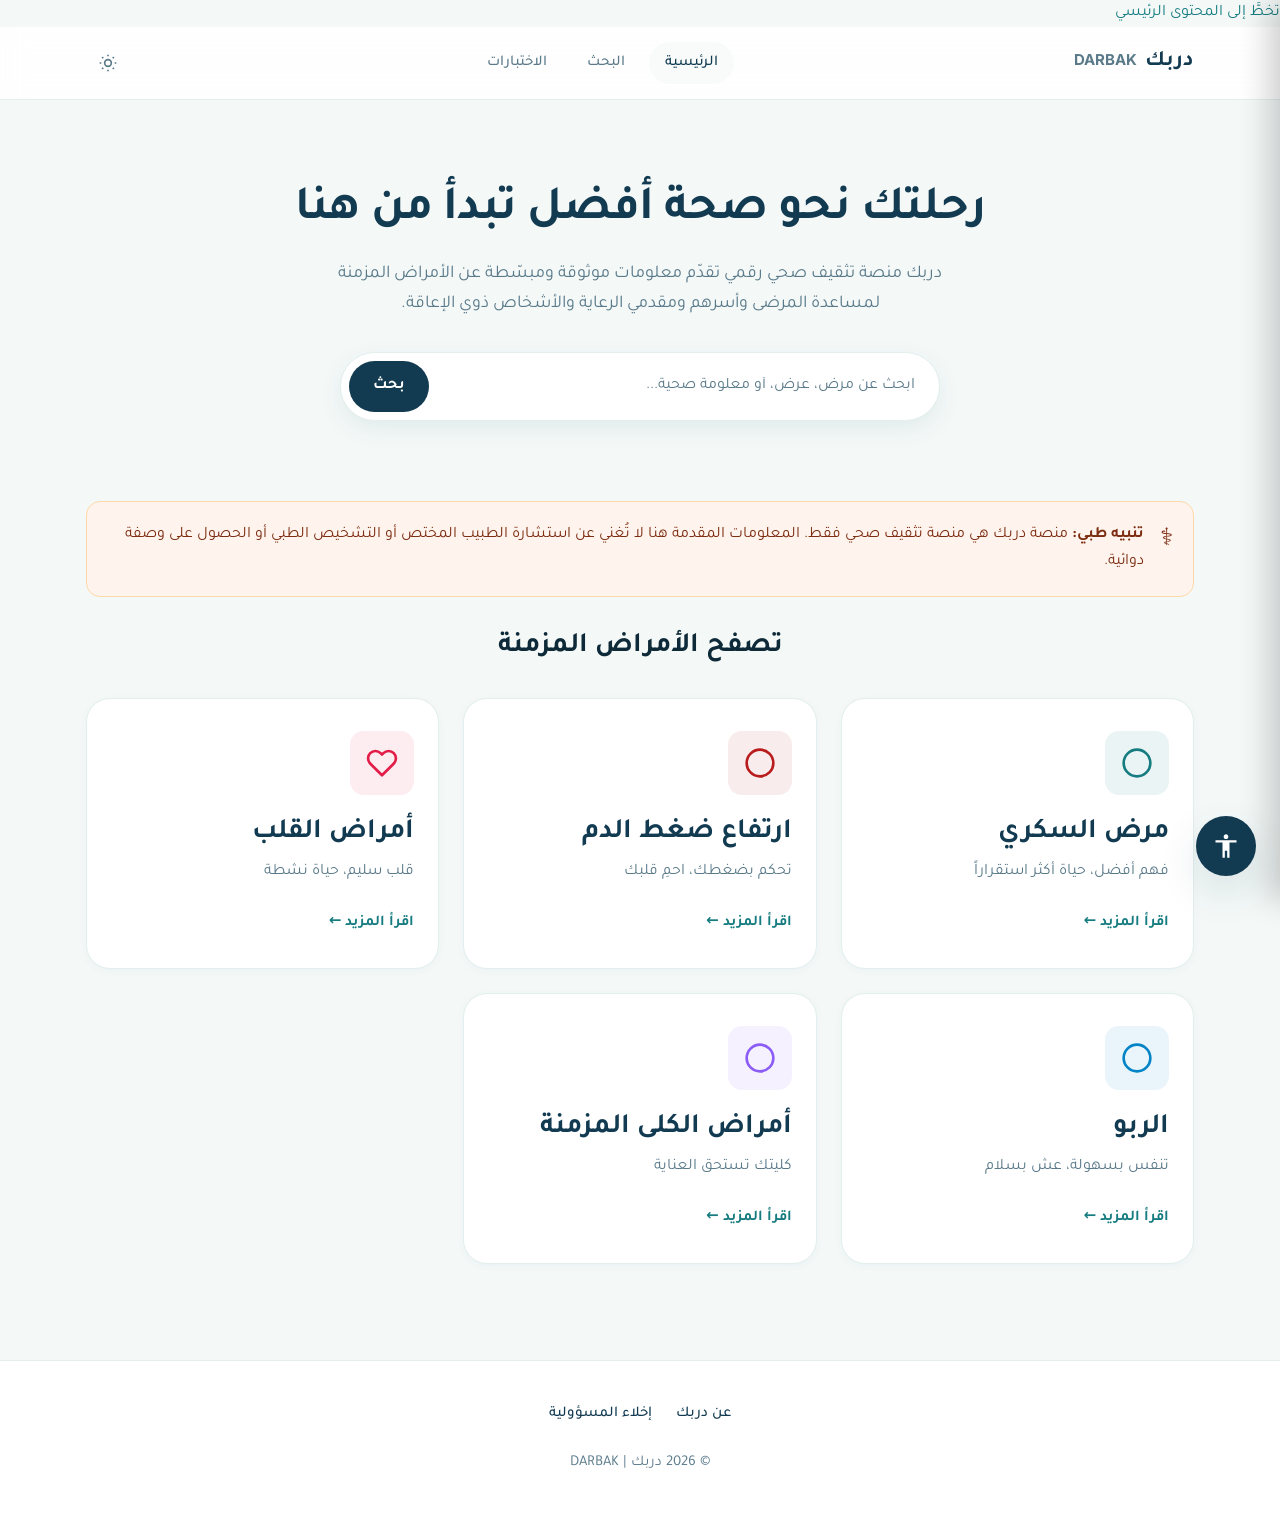
<file: index.html>
<!DOCTYPE html>
<html lang="ar" dir="rtl" data-theme="light">
<head>
  <meta charset="UTF-8">
  <meta name="viewport" content="width=device-width, initial-scale=1.0">
  <meta name="description" content="دربك — منصة تثقيف صحي رقمي موثوق لمرضى الأمراض المزمنة وأسرهم ومقدمي الرعاية والأشخاص ذوي الإعاقة.">
  <meta name="theme-color" content="#123B52">
  <title>دربك | DARBAK — رحلتك نحو صحة أفضل تبدأ من هنا</title>

  <link rel="preconnect" href="https://fonts.googleapis.com">
  <link rel="preconnect" href="https://fonts.gstatic.com" crossorigin>
  <link rel="stylesheet" href="https://fonts.googleapis.com/css2?family=Tajawal:wght@400;500;700&family=Inter:wght@400;500;600&display=swap">
  <link rel="stylesheet" href="css/styles.css">

  <script>
    (function () {
      try {
        var stored = localStorage.getItem('darbak:theme');
        var prefersDark = window.matchMedia('(prefers-color-scheme: dark)').matches;
        var theme = (stored === 'dark' || stored === 'light') ? stored : (prefersDark ? 'dark' : 'light');
        document.documentElement.setAttribute('data-theme', theme);
      } catch (e) {}
    })();
  </script>
</head>
<body>
  <a href="#main" class="skip-link">تخطَّ إلى المحتوى الرئيسي</a>

  <header class="site-header" role="banner">
    <div class="container site-header__inner">
      <a href="index.html" class="brand" aria-label="دربك — الصفحة الرئيسية">
        <span class="brand__mark" aria-hidden="true">دربك</span>
        <span class="brand__name">DARBAK</span>
      </a>
      
      <nav class="site-nav" id="site-nav" aria-label="التنقل الرئيسي">
        <ul class="site-nav__list">
          <li><a href="index.html" class="site-nav__link" aria-current="page">الرئيسية</a></li>
          <li><a href="search.html" class="site-nav__link">البحث</a></li>
          <li><a href="quiz.html" class="site-nav__link">الاختبارات</a></li>
        </ul>
      </nav>

      <div class="site-header__actions">
        <button type="button" class="icon-btn mobile-menu-btn" id="mobile-menu-btn" aria-label="فتح القائمة" aria-expanded="false">
          <svg viewBox="0 0 24 24" width="24" height="24" stroke="currentColor" stroke-width="2" fill="none" stroke-linecap="round" aria-hidden="true"><path d="M3 12h18M3 6h18M3 18h18"/></svg>
        </button>
        <button type="button" class="icon-btn theme-toggle" data-theme-toggle aria-label="تبديل الوضع الليلي" aria-pressed="false">
          <svg class="theme-toggle__sun" viewBox="0 0 24 24" width="20" height="20" fill="none" stroke="currentColor" stroke-width="2" aria-hidden="true"><circle cx="12" cy="12" r="4"/><path d="M12 2v2M12 20v2M4.93 4.93l1.41 1.41M17.66 17.66l1.41 1.41M2 12h2M20 12h2M4.93 19.07l1.41-1.41M17.66 6.34l1.41-1.41"/></svg>
          <svg class="theme-toggle__moon" viewBox="0 0 24 24" width="20" height="20" fill="none" stroke="currentColor" stroke-width="2" aria-hidden="true"><path d="M21 12.79A9 9 0 1 1 11.21 3 7 7 0 0 0 21 12.79z"/></svg>
        </button>
      </div>
    </div>
  </header>

  <main id="main" class="main" role="main">
    <div class="container">
      <section class="hero" aria-labelledby="hero-title">
        <h1 id="hero-title" class="hero__title">رحلتك نحو صحة أفضل تبدأ من هنا</h1>
        <p class="hero__text">
          دربك منصة تثقيف صحي رقمي تقدّم معلومات موثوقة ومبسّطة عن الأمراض المزمنة
          لمساعدة المرضى وأسرهم ومقدمي الرعاية والأشخاص ذوي الإعاقة.
        </p>
        <form action="search.html" method="get" class="home-search-form" role="search">
          <input type="search" name="q" class="home-search-input" placeholder="ابحث عن مرض، عرض، أو معلومة صحية..." required>
          <button type="submit" class="btn btn--primary">بحث</button>
        </form>
      </section>

      <div id="disclaimer-container"></div>

      <section aria-labelledby="diseases-title">
        <h2 id="diseases-title" style="text-align: center; margin-top: var(--space-8);">تصفح الأمراض المزمنة</h2>
        <div id="diseases-container"></div>
      </section>
    </div>
  </main>

  <footer class="site-footer" role="contentinfo">
    <div class="container">
      <div class="site-footer__links">
        <a href="about.html">عن دربك</a>
        <a href="disclaimer.html">إخلاء المسؤولية</a>
      </div>
      <p class="site-footer__copy">© <span id="year">2026</span> دربك | DARBAK</p>
    </div>
  </footer>

  <script type="module">
    import { initTheme } from './js/theme.js';
    import { initA11y } from './js/a11y.js';
    import { initHomePage } from './js/pages/home.js';
    
    initTheme();
    initA11y();
    initHomePage();
    
    const y = document.getElementById('year');
    if (y) y.textContent = new Date().getFullYear();

    const menuBtn = document.getElementById('mobile-menu-btn');
    const nav = document.getElementById('site-nav');
    if (menuBtn && nav) {
      menuBtn.addEventListener('click', () => {
        const isOpen = nav.classList.toggle('is-open');
        menuBtn.setAttribute('aria-expanded', isOpen);
      });
    }
  </script>
</body>
</html>
</file>
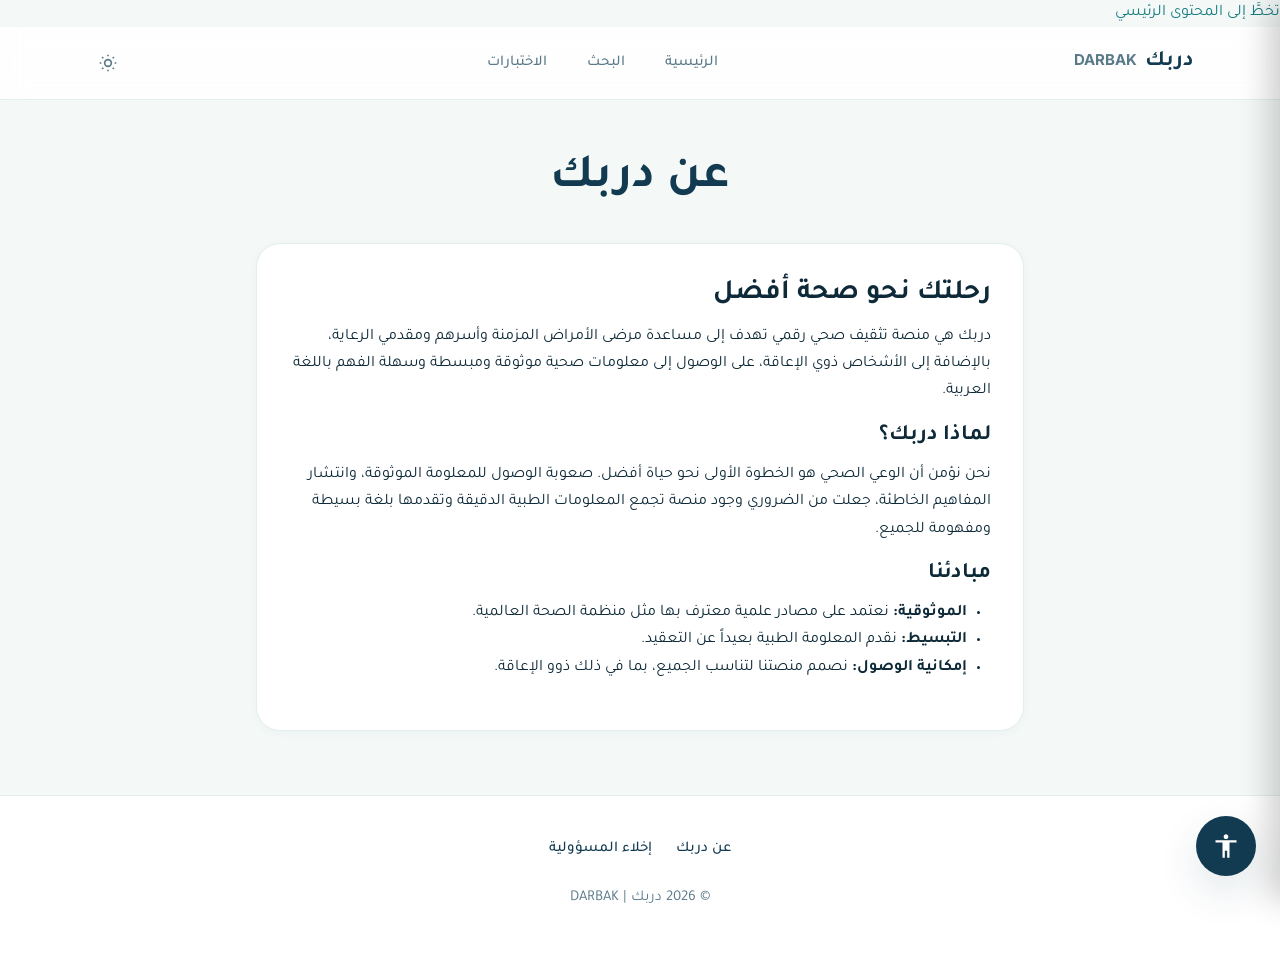
<file: about.html>
<!DOCTYPE html>
<html lang="ar" dir="rtl" data-theme="light">
<head>
  <meta charset="UTF-8">
  <meta name="viewport" content="width=device-width, initial-scale=1.0">
  <title>عن دربك | DARBAK</title>
  <link rel="preconnect" href="https://fonts.googleapis.com">
  <link rel="preconnect" href="https://fonts.gstatic.com" crossorigin>
  <link rel="stylesheet" href="https://fonts.googleapis.com/css2?family=Tajawal:wght@400;500;700&family=Inter:wght@400;500;600&display=swap">
  <link rel="stylesheet" href="css/styles.css">
  <script>
    (function () {
      try {
        var stored = localStorage.getItem('darbak:theme');
        var prefersDark = window.matchMedia('(prefers-color-scheme: dark)').matches;
        var theme = (stored === 'dark' || stored === 'light') ? stored : (prefersDark ? 'dark' : 'light');
        document.documentElement.setAttribute('data-theme', theme);
      } catch (e) {}
    })();
  </script>
</head>
<body>
  <a href="#main" class="skip-link">تخطَّ إلى المحتوى الرئيسي</a>
  <header class="site-header" role="banner">
    <div class="container site-header__inner">
      <a href="index.html" class="brand" aria-label="دربك — الصفحة الرئيسية">
        <span class="brand__mark" aria-hidden="true">دربك</span>
        <span class="brand__name">DARBAK</span>
      </a>
      <nav class="site-nav" id="site-nav" aria-label="التنقل الرئيسي">
        <ul class="site-nav__list">
          <li><a href="index.html" class="site-nav__link">الرئيسية</a></li>
          <li><a href="search.html" class="site-nav__link">البحث</a></li>
          <li><a href="quiz.html" class="site-nav__link">الاختبارات</a></li>
        </ul>
      </nav>
      <div class="site-header__actions">
        <button type="button" class="icon-btn mobile-menu-btn" id="mobile-menu-btn" aria-label="فتح القائمة" aria-expanded="false">
          <svg viewBox="0 0 24 24" width="24" height="24" stroke="currentColor" stroke-width="2" fill="none" stroke-linecap="round" aria-hidden="true"><path d="M3 12h18M3 6h18M3 18h18"/></svg>
        </button>
        <button type="button" class="icon-btn theme-toggle" data-theme-toggle aria-label="تبديل الوضع الليلي" aria-pressed="false">
          <svg class="theme-toggle__sun" viewBox="0 0 24 24" width="20" height="20" fill="none" stroke="currentColor" stroke-width="2" aria-hidden="true"><circle cx="12" cy="12" r="4"/><path d="M12 2v2M12 20v2M4.93 4.93l1.41 1.41M17.66 17.66l1.41 1.41M2 12h2M20 12h2M4.93 19.07l1.41-1.41M17.66 6.34l1.41-1.41"/></svg>
          <svg class="theme-toggle__moon" viewBox="0 0 24 24" width="20" height="20" fill="none" stroke="currentColor" stroke-width="2" aria-hidden="true"><path d="M21 12.79A9 9 0 1 1 11.21 3 7 7 0 0 0 21 12.79z"/></svg>
        </button>
      </div>
    </div>
  </header>

  <main id="main" class="main" role="main">
    <div class="container" style="max-width: 800px;">
      <h1 class="page-title">عن دربك</h1>
      <div class="disease-section">
        <h2>رحلتك نحو صحة أفضل</h2>
        <p>دربك هي منصة تثقيف صحي رقمي تهدف إلى مساعدة مرضى الأمراض المزمنة وأسرهم ومقدمي الرعاية، بالإضافة إلى الأشخاص ذوي الإعاقة، على الوصول إلى معلومات صحية موثوقة ومبسطة وسهلة الفهم باللغة العربية.</p>
        
        <h3>لماذا دربك؟</h3>
        <p>نحن نؤمن أن الوعي الصحي هو الخطوة الأولى نحو حياة أفضل. صعوبة الوصول للمعلومة الموثوقة، وانتشار المفاهيم الخاطئة، جعلت من الضروري وجود منصة تجمع المعلومات الطبية الدقيقة وتقدمها بلغة بسيطة ومفهومة للجميع.</p>
        
        <h3>مبادئنا</h3>
        <ul>
          <li><strong>الموثوقية:</strong> نعتمد على مصادر علمية معترف بها مثل منظمة الصحة العالمية.</li>
          <li><strong>التبسيط:</strong> نقدم المعلومة الطبية بعيداً عن التعقيد.</li>
          <li><strong>إمكانية الوصول:</strong> نصمم منصتنا لتناسب الجميع، بما في ذلك ذوو الإعاقة.</li>
        </ul>
      </div>
    </div>
  </main>

  <footer class="site-footer" role="contentinfo">
    <div class="container">
      <div class="site-footer__links">
        <a href="about.html">عن دربك</a>
        <a href="disclaimer.html">إخلاء المسؤولية</a>
      </div>
      <p class="site-footer__copy">© <span id="year">2026</span> دربك | DARBAK</p>
    </div>
  </footer>

  <script type="module">
    import { initTheme } from './js/theme.js';
    import { initA11y } from './js/a11y.js';
    initTheme(); initA11y();
    document.getElementById('year').textContent = new Date().getFullYear();
    
    const menuBtn = document.getElementById('mobile-menu-btn');
    const nav = document.getElementById('site-nav');
    if (menuBtn && nav) {
      menuBtn.addEventListener('click', () => {
        nav.classList.toggle('is-open');
        menuBtn.setAttribute('aria-expanded', nav.classList.contains('is-open'));
      });
    }
  </script>
</body>
</html>
</file>
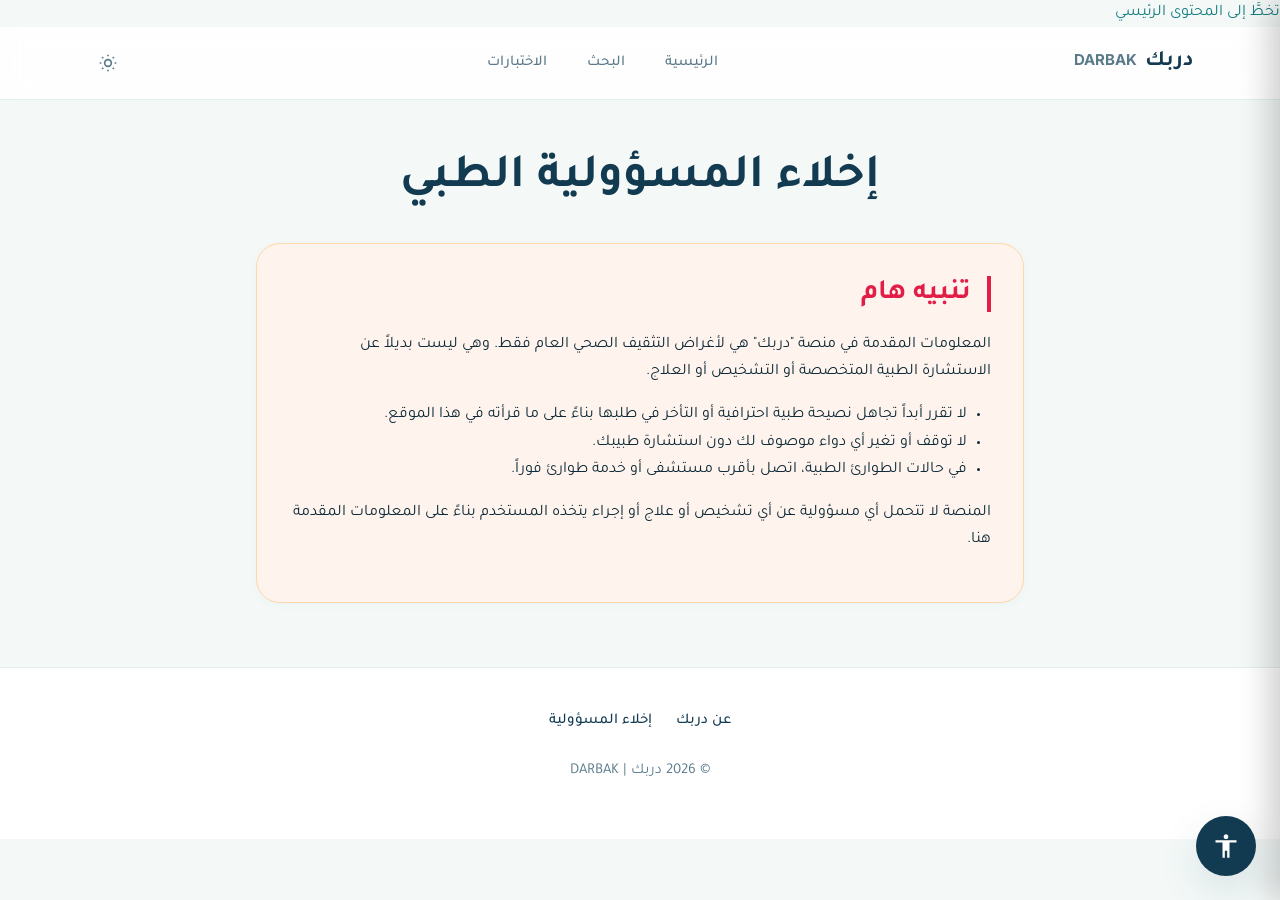
<file: disclaimer.html>
<!DOCTYPE html>
<html lang="ar" dir="rtl" data-theme="light">
<head>
  <meta charset="UTF-8">
  <meta name="viewport" content="width=device-width, initial-scale=1.0">
  <title>إخلاء المسؤولية | DARBAK</title>
  <link rel="preconnect" href="https://fonts.googleapis.com">
  <link rel="preconnect" href="https://fonts.gstatic.com" crossorigin>
  <link rel="stylesheet" href="https://fonts.googleapis.com/css2?family=Tajawal:wght@400;500;700&family=Inter:wght@400;500;600&display=swap">
  <link rel="stylesheet" href="css/styles.css">
  <script>
    (function () {
      try {
        var stored = localStorage.getItem('darbak:theme');
        var prefersDark = window.matchMedia('(prefers-color-scheme: dark)').matches;
        var theme = (stored === 'dark' || stored === 'light') ? stored : (prefersDark ? 'dark' : 'light');
        document.documentElement.setAttribute('data-theme', theme);
      } catch (e) {}
    })();
  </script>
</head>
<body>
  <a href="#main" class="skip-link">تخطَّ إلى المحتوى الرئيسي</a>
  <header class="site-header" role="banner">
    <div class="container site-header__inner">
      <a href="index.html" class="brand" aria-label="دربك — الصفحة الرئيسية">
        <span class="brand__mark" aria-hidden="true">دربك</span>
        <span class="brand__name">DARBAK</span>
      </a>
      <nav class="site-nav" id="site-nav" aria-label="التنقل الرئيسي">
        <ul class="site-nav__list">
          <li><a href="index.html" class="site-nav__link">الرئيسية</a></li>
          <li><a href="search.html" class="site-nav__link">البحث</a></li>
          <li><a href="quiz.html" class="site-nav__link">الاختبارات</a></li>
        </ul>
      </nav>
      <div class="site-header__actions">
        <button type="button" class="icon-btn mobile-menu-btn" id="mobile-menu-btn" aria-label="فتح القائمة" aria-expanded="false">
          <svg viewBox="0 0 24 24" width="24" height="24" stroke="currentColor" stroke-width="2" fill="none" stroke-linecap="round" aria-hidden="true"><path d="M3 12h18M3 6h18M3 18h18"/></svg>
        </button>
        <button type="button" class="icon-btn theme-toggle" data-theme-toggle aria-label="تبديل الوضع الليلي" aria-pressed="false">
          <svg class="theme-toggle__sun" viewBox="0 0 24 24" width="20" height="20" fill="none" stroke="currentColor" stroke-width="2" aria-hidden="true"><circle cx="12" cy="12" r="4"/><path d="M12 2v2M12 20v2M4.93 4.93l1.41 1.41M17.66 17.66l1.41 1.41M2 12h2M20 12h2M4.93 19.07l1.41-1.41M17.66 6.34l1.41-1.41"/></svg>
          <svg class="theme-toggle__moon" viewBox="0 0 24 24" width="20" height="20" fill="none" stroke="currentColor" stroke-width="2" aria-hidden="true"><path d="M21 12.79A9 9 0 1 1 11.21 3 7 7 0 0 0 21 12.79z"/></svg>
        </button>
      </div>
    </div>
  </header>

  <main id="main" class="main" role="main">
    <div class="container" style="max-width: 800px;">
      <h1 class="page-title">إخلاء المسؤولية الطبي</h1>
      <div class="disease-section disease-section--warning">
        <h2 class="disease-section__title">تنبيه هام</h2>
        <p>المعلومات المقدمة في منصة "دربك" هي لأغراض التثقيف الصحي العام فقط. وهي ليست بديلاً عن الاستشارة الطبية المتخصصة أو التشخيص أو العلاج.</p>
        <ul>
          <li>لا تقرر أبداً تجاهل نصيحة طبية احترافية أو التأخر في طلبها بناءً على ما قرأته في هذا الموقع.</li>
          <li>لا توقف أو تغير أي دواء موصوف لك دون استشارة طبيبك.</li>
          <li>في حالات الطوارئ الطبية، اتصل بأقرب مستشفى أو خدمة طوارئ فوراً.</li>
        </ul>
        <p>المنصة لا تتحمل أي مسؤولية عن أي تشخيص أو علاج أو إجراء يتخذه المستخدم بناءً على المعلومات المقدمة هنا.</p>
      </div>
    </div>
  </main>

  <footer class="site-footer" role="contentinfo">
    <div class="container">
      <div class="site-footer__links">
        <a href="about.html">عن دربك</a>
        <a href="disclaimer.html">إخلاء المسؤولية</a>
      </div>
      <p class="site-footer__copy">© <span id="year">2026</span> دربك | DARBAK</p>
    </div>
  </footer>

  <script type="module">
    import { initTheme } from './js/theme.js';
    import { initA11y } from './js/a11y.js';
    initTheme(); initA11y();
    document.getElementById('year').textContent = new Date().getFullYear();
    
    const menuBtn = document.getElementById('mobile-menu-btn');
    const nav = document.getElementById('site-nav');
    if (menuBtn && nav) {
      menuBtn.addEventListener('click', () => {
        nav.classList.toggle('is-open');
        menuBtn.setAttribute('aria-expanded', nav.classList.contains('is-open'));
      });
    }
  </script>
</body>
</html>
</file>
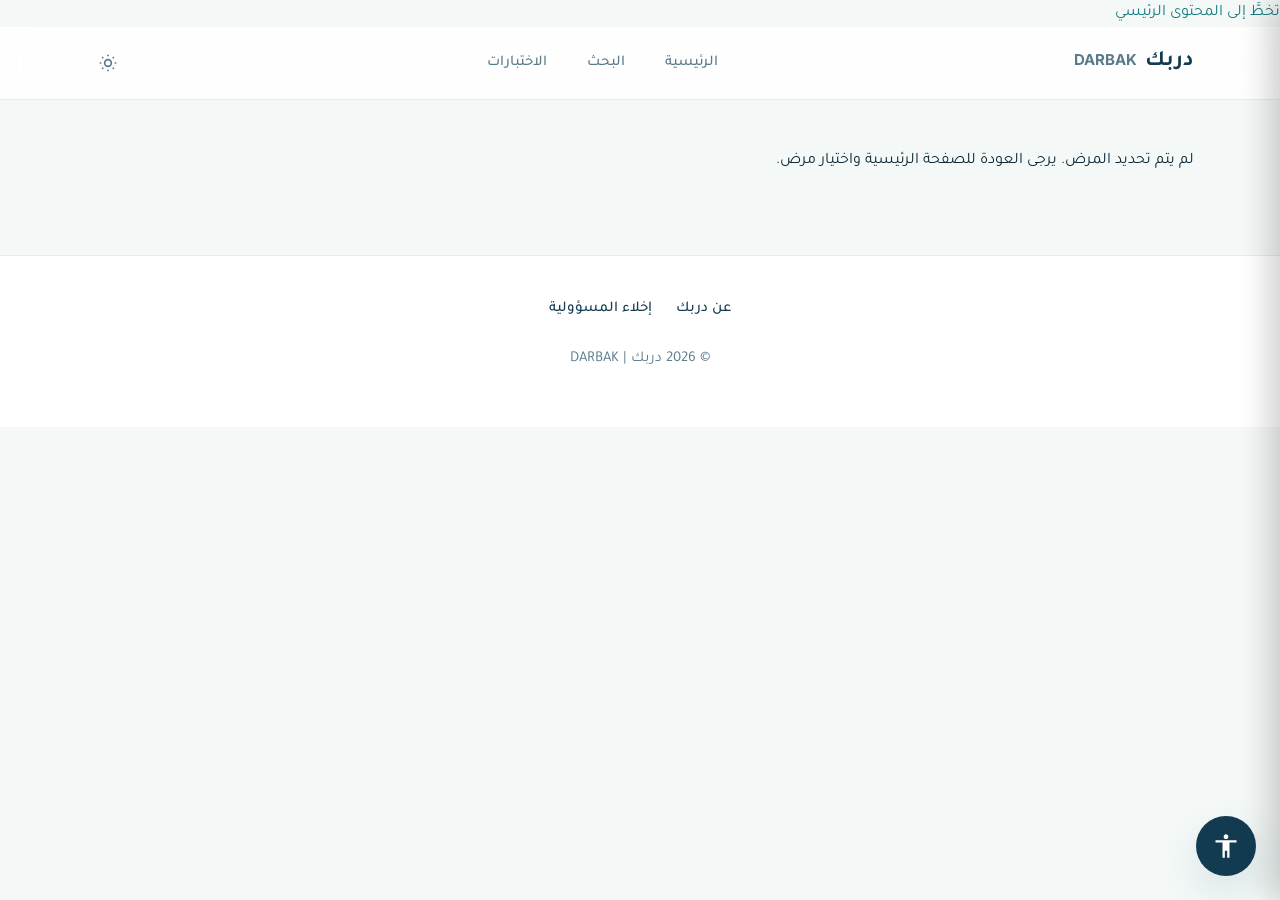
<file: disease.html>
<!DOCTYPE html>
<html lang="ar" dir="rtl" data-theme="light">
<head>
  <meta charset="UTF-8">
  <meta name="viewport" content="width=device-width, initial-scale=1.0">
  <title>معلومات المرض | دربك</title>
  
  <link rel="preconnect" href="https://fonts.googleapis.com">
  <link rel="preconnect" href="https://fonts.gstatic.com" crossorigin>
  <link rel="stylesheet" href="https://fonts.googleapis.com/css2?family=Tajawal:wght@400;500;700&family=Inter:wght@400;500;600&display=swap">
  <link rel="stylesheet" href="css/styles.css">

  <script>
    (function () {
      try {
        var stored = localStorage.getItem('darbak:theme');
        var prefersDark = window.matchMedia('(prefers-color-scheme: dark)').matches;
        var theme = (stored === 'dark' || stored === 'light') ? stored : (prefersDark ? 'dark' : 'light');
        document.documentElement.setAttribute('data-theme', theme);
      } catch (e) {}
    })();
  </script>
</head>
<body>
  <a href="#main" class="skip-link">تخطَّ إلى المحتوى الرئيسي</a>

  <header class="site-header" role="banner">
    <div class="container site-header__inner">
      <a href="index.html" class="brand" aria-label="دربك — الصفحة الرئيسية">
        <span class="brand__mark" aria-hidden="true">دربك</span>
        <span class="brand__name">DARBAK</span>
      </a>
      <nav class="site-nav" id="site-nav" aria-label="التنقل الرئيسي">
        <ul class="site-nav__list">
          <li><a href="index.html" class="site-nav__link">الرئيسية</a></li>
          <li><a href="search.html" class="site-nav__link">البحث</a></li>
          <li><a href="quiz.html" class="site-nav__link">الاختبارات</a></li>
        </ul>
      </nav>
      <div class="site-header__actions">
        <button type="button" class="icon-btn mobile-menu-btn" id="mobile-menu-btn" aria-label="فتح القائمة" aria-expanded="false">
          <svg viewBox="0 0 24 24" width="24" height="24" stroke="currentColor" stroke-width="2" fill="none" stroke-linecap="round" aria-hidden="true"><path d="M3 12h18M3 6h18M3 18h18"/></svg>
        </button>
        <button type="button" class="icon-btn theme-toggle" data-theme-toggle aria-label="تبديل الوضع الليلي" aria-pressed="false">
          <svg class="theme-toggle__sun" viewBox="0 0 24 24" width="20" height="20" fill="none" stroke="currentColor" stroke-width="2" aria-hidden="true"><circle cx="12" cy="12" r="4"/><path d="M12 2v2M12 20v2M4.93 4.93l1.41 1.41M17.66 17.66l1.41 1.41M2 12h2M20 12h2M4.93 19.07l1.41-1.41M17.66 6.34l1.41-1.41"/></svg>
          <svg class="theme-toggle__moon" viewBox="0 0 24 24" width="20" height="20" fill="none" stroke="currentColor" stroke-width="2" aria-hidden="true"><path d="M21 12.79A9 9 0 1 1 11.21 3 7 7 0 0 0 21 12.79z"/></svg>
        </button>
      </div>
    </div>
  </header>

  <main id="main" class="main" role="main">
    <div class="container">
      <div id="disease-container">
        <p class="loading-text">جاري تحميل بيانات المرض...</p>
      </div>
    </div>
  </main>

  <footer class="site-footer" role="contentinfo">
    <div class="container">
      <div class="site-footer__links">
        <a href="about.html">عن دربك</a>
        <a href="disclaimer.html">إخلاء المسؤولية</a>
      </div>
      <p class="site-footer__copy">© <span id="year">2026</span> دربك | DARBAK</p>
    </div>
  </footer>

  <script type="module">
    import { initTheme } from './js/theme.js';
    import { initA11y } from './js/a11y.js';
    import { initDiseasePage } from './js/pages/disease.js';
    
    initTheme();
    initA11y();
    initDiseasePage();
    
    const y = document.getElementById('year');
    if (y) y.textContent = new Date().getFullYear();

    const menuBtn = document.getElementById('mobile-menu-btn');
    const nav = document.getElementById('site-nav');
    if (menuBtn && nav) {
      menuBtn.addEventListener('click', () => {
        const isOpen = nav.classList.toggle('is-open');
        menuBtn.setAttribute('aria-expanded', isOpen);
      });
    }
  </script>
</body>
</html>
</file>
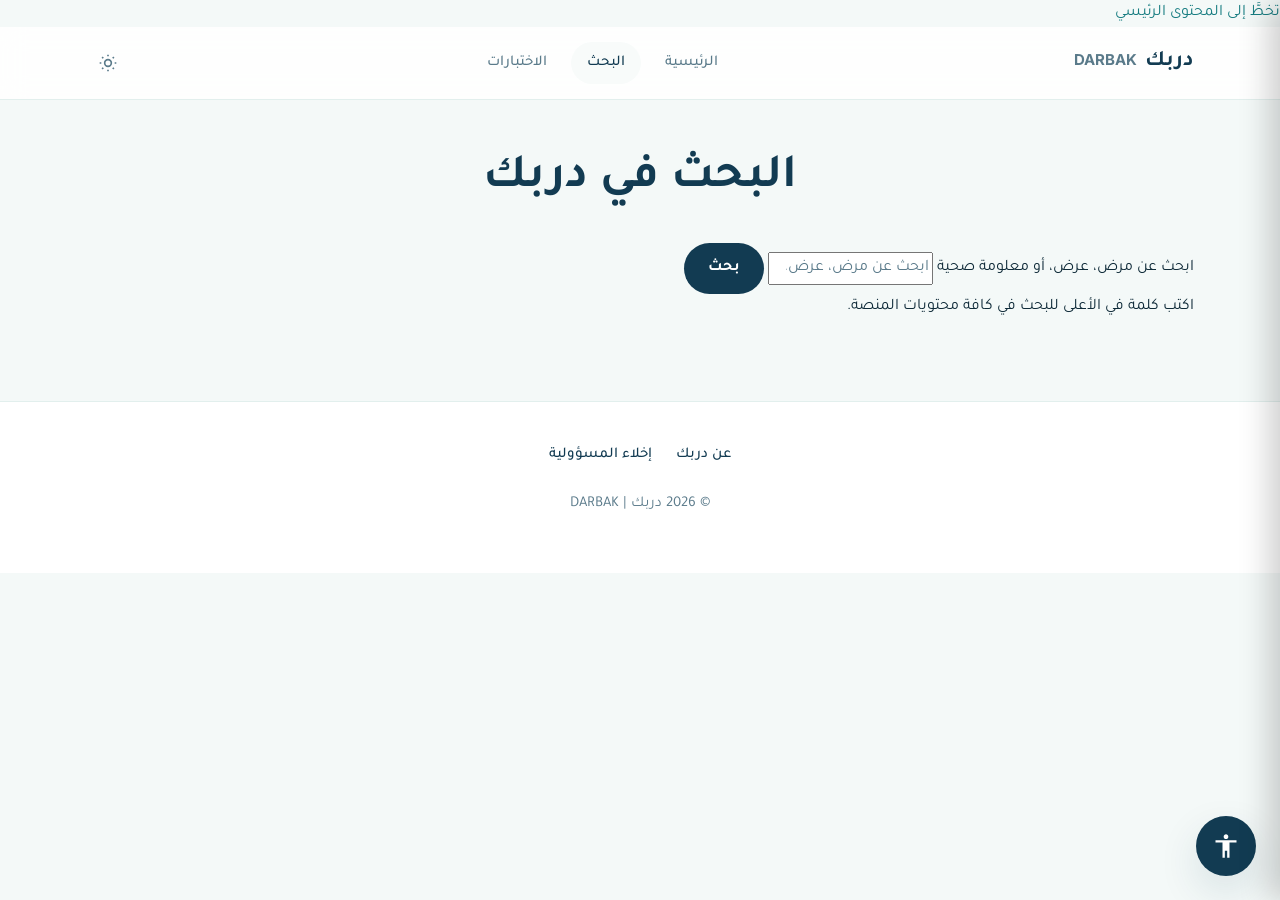
<file: search.html>
<!DOCTYPE html>
<html lang="ar" dir="rtl" data-theme="light">
<head>
  <meta charset="UTF-8">
  <meta name="viewport" content="width=device-width, initial-scale=1.0">
  <title>البحث | دربك</title>
  
  <link rel="preconnect" href="https://fonts.googleapis.com">
  <link rel="preconnect" href="https://fonts.gstatic.com" crossorigin>
  <link rel="stylesheet" href="https://fonts.googleapis.com/css2?family=Tajawal:wght@400;500;700&family=Inter:wght@400;500;600&display=swap">
  <link rel="stylesheet" href="css/styles.css">

  <script>
    (function () {
      try {
        var stored = localStorage.getItem('darbak:theme');
        var prefersDark = window.matchMedia('(prefers-color-scheme: dark)').matches;
        var theme = (stored === 'dark' || stored === 'light') ? stored : (prefersDark ? 'dark' : 'light');
        document.documentElement.setAttribute('data-theme', theme);
      } catch (e) {}
    })();
  </script>
</head>
<body>
  <a href="#main" class="skip-link">تخطَّ إلى المحتوى الرئيسي</a>

  <header class="site-header" role="banner">
    <div class="container site-header__inner">
      <a href="index.html" class="brand" aria-label="دربك — الصفحة الرئيسية">
        <span class="brand__mark" aria-hidden="true">دربك</span>
        <span class="brand__name">DARBAK</span>
      </a>
      <nav class="site-nav" id="site-nav" aria-label="التنقل الرئيسي">
        <ul class="site-nav__list">
          <li><a href="index.html" class="site-nav__link">الرئيسية</a></li>
          <li><a href="search.html" class="site-nav__link" aria-current="page">البحث</a></li>
          <li><a href="quiz.html" class="site-nav__link">الاختبارات</a></li>
        </ul>
      </nav>
      <div class="site-header__actions">
        <button type="button" class="icon-btn mobile-menu-btn" id="mobile-menu-btn" aria-label="فتح القائمة" aria-expanded="false">
          <svg viewBox="0 0 24 24" width="24" height="24" stroke="currentColor" stroke-width="2" fill="none" stroke-linecap="round" aria-hidden="true"><path d="M3 12h18M3 6h18M3 18h18"/></svg>
        </button>
        <button type="button" class="icon-btn theme-toggle" data-theme-toggle aria-label="تبديل الوضع الليلي" aria-pressed="false">
          <svg class="theme-toggle__sun" viewBox="0 0 24 24" width="20" height="20" fill="none" stroke="currentColor" stroke-width="2" aria-hidden="true"><circle cx="12" cy="12" r="4"/><path d="M12 2v2M12 20v2M4.93 4.93l1.41 1.41M17.66 17.66l1.41 1.41M2 12h2M20 12h2M4.93 19.07l1.41-1.41M17.66 6.34l1.41-1.41"/></svg>
          <svg class="theme-toggle__moon" viewBox="0 0 24 24" width="20" height="20" fill="none" stroke="currentColor" stroke-width="2" aria-hidden="true"><path d="M21 12.79A9 9 0 1 1 11.21 3 7 7 0 0 0 21 12.79z"/></svg>
        </button>
      </div>
    </div>
  </header>

  <main id="main" class="main" role="main">
    <div class="container">
      <h1 class="page-title">البحث في دربك</h1>
      
      <form id="search-form" class="search-form" role="search">
        <label for="search-input" class="sr-only">ابحث عن مرض، عرض، أو معلومة صحية</label>
        <input type="search" id="search-input" class="search-input" placeholder="ابحث عن مرض، عرض، أو معلومة صحية..." autocomplete="off" required>
        <button type="submit" class="btn btn--primary">بحث</button>
      </form>

      <div id="search-results" aria-live="polite">
        <p class="search-hint">اكتب كلمة في الأعلى للبحث في كافة محتويات المنصة.</p>
      </div>
    </div>
  </main>

  <footer class="site-footer" role="contentinfo">
    <div class="container">
      <div class="site-footer__links">
        <a href="about.html">عن دربك</a>
        <a href="disclaimer.html">إخلاء المسؤولية</a>
      </div>
      <p class="site-footer__copy">© <span id="year">2026</span> دربك | DARBAK</p>
    </div>
  </footer>

  <script type="module">
    import { initTheme } from './js/theme.js';
    import { initA11y } from './js/a11y.js';
    import { initSearchPage } from './js/pages/search.js';
    
    initTheme();
    initA11y();
    initSearchPage();
    
    const y = document.getElementById('year');
    if (y) y.textContent = new Date().getFullYear();

    const menuBtn = document.getElementById('mobile-menu-btn');
    const nav = document.getElementById('site-nav');
    if (menuBtn && nav) {
      menuBtn.addEventListener('click', () => {
        const isOpen = nav.classList.toggle('is-open');
        menuBtn.setAttribute('aria-expanded', isOpen);
      });
    }
  </script>
</body>
</html>
</file>
<file: css/styles.css>
/* ==========================================================================
   DARBAK — Modern Medical Redesign
   ========================================================================== */

/* 1. DESIGN TOKENS (الوان وخطوط عصرية) */
:root {
  --navy-900: #0A1B26; --navy-800: #0E2A38; --navy-500: #123B52; --navy-400: #1B5271;
  --teal-500: #167C80; --teal-400: #1FA0A6; --teal-100: #D1F2F0;
  --mist-50: #F4F9F8; --mist-100: #EAF4F3; --white: #FFFFFF;

  --color-bg: var(--mist-50); 
  --color-surface: var(--white); 
  --color-surface-2: #F8FBFA;
  --color-text: var(--navy-800); 
  --color-text-muted: #5A7A8A; 
  --color-text-invert: var(--white);
  --color-primary: var(--navy-500); 
  --color-accent: var(--teal-500); 
  --color-accent-hover: #116468;
  --color-border: #E2EFED;
  --color-focus: var(--teal-500);
  --color-danger: #E11D48;

  --font-arabic: "Tajawal", "Segoe UI", system-ui, sans-serif;
  --font-latin: "Inter", system-ui, sans-serif;
  --font-body: var(--font-arabic);

  --fs-xs: 0.8125rem; --fs-sm: 0.9375rem; --fs-base: 1rem; --fs-md: 1.125rem;
  --fs-lg: 1.375rem; --fs-xl: 1.75rem; --fs-2xl: 2.25rem; --fs-3xl: 3rem;

  --lh-tight: 1.3; --lh-base: 1.7;
  --fw-regular: 400; --fw-medium: 500; --fw-bold: 700;

  --space-1: 0.25rem; --space-2: 0.5rem; --space-3: 0.75rem; --space-4: 1rem;
  --space-5: 1.25rem; --space-6: 1.5rem; --space-8: 2rem; --space-10: 2.5rem; --space-12: 3rem; --space-16: 4rem;

  --radius-sm: 8px; --radius-md: 14px; --radius-lg: 24px; --radius-full: 9999px;

  /* ظلال ناعمة جداً وعصرية */
  --shadow-sm: 0 2px 8px rgba(18, 59, 82, 0.04); 
  --shadow-md: 0 8px 24px rgba(18, 59, 82, 0.08); 
  --shadow-lg: 0 16px 40px rgba(18, 59, 82, 0.12);
  
  --dur-fast: 150ms; --dur-base: 250ms;
  --ease-out: cubic-bezier(0.22, 1, 0.36, 1);

  --container-max: 1140px; --container-pad: var(--space-4); --header-h: 72px;
}

[data-theme="dark"] {
  --color-bg: #07131B; 
  --color-surface: #0E2A38; 
  --color-surface-2: #123B52;
  --color-text: #EAF4F3; 
  --color-text-muted: #90B0C0; 
  --color-text-invert: #07131B;
  --color-primary: var(--teal-400); 
  --color-accent: var(--teal-400); 
  --color-accent-hover: #35B5BA;
  --color-border: #1B5271;
  --shadow-sm: 0 2px 8px rgba(0,0,0,0.2); 
  --shadow-md: 0 8px 24px rgba(0,0,0,0.4); 
  --shadow-lg: 0 16px 40px rgba(0,0,0,0.6);
}

/* أحجام الخطوط والتوافق */
html[data-font-size="sm"] { font-size: 87.5%; }
html[data-font-size="md"] { font-size: 100%; }
html[data-font-size="lg"] { font-size: 112.5%; }
html[data-font-size="xl"] { font-size: 125%; }
[data-contrast="high"] { --color-text: #000; --color-text-muted: #1A1A1A; --color-border: #000; --color-bg: #FFF; --color-surface: #FFF; }
[data-theme="dark"][data-contrast="high"] { --color-text: #FFF; --color-text-muted: #E6E6E6; --color-border: #FFF; --color-bg: #000; --color-surface: #000; }
[data-motion="reduced"] { --dur-fast: 0ms; --dur-base: 0ms; }

/* 2. RESET & BASE */
*, *::before, *::after { box-sizing: border-box; }
html { -webkit-text-size-adjust: 100%; scroll-behavior: smooth; }
body { margin: 0; min-height: 100vh; font-family: var(--font-body); font-size: var(--fs-base); line-height: var(--lh-base); color: var(--color-text); background-color: var(--color-bg); -webkit-font-smoothing: antialiased; transition: background-color var(--dur-base) var(--ease-out), color var(--dur-base) var(--ease-out); }
img, svg, video { display: block; max-width: 100%; height: auto; }
button, input { font: inherit; color: inherit; }
button { cursor: pointer; background: none; border: 0; padding: 0; }
h1, h2, h3, h4, h5, h6 { margin: 0 0 var(--space-3); color: var(--color-text); font-weight: var(--fw-bold); line-height: var(--lh-tight); }
h1 { font-size: var(--fs-2xl); } h2 { font-size: var(--fs-xl); } h3 { font-size: var(--fs-lg); }
p { margin: 0 0 var(--space-4); }
a { color: var(--color-accent); text-decoration: none; transition: color var(--dur-fast); }
a:hover { color: var(--color-accent-hover); text-decoration: underline; }
ul, ol { margin: 0 0 var(--space-4); padding-inline-start: var(--space-6); }

/* 3. LAYOUT & HEADER (Glassmorphism) */
.container { width: 100%; max-width: var(--container-max); margin-inline: auto; padding-inline: var(--container-pad); }
.site-header { position: sticky; top: 0; z-index: 50; background: rgba(255, 255, 255, 0.85); backdrop-filter: blur(12px); -webkit-backdrop-filter: blur(12px); border-bottom: 1px solid var(--color-border); }
[data-theme="dark"] .site-header { background: rgba(14, 42, 56, 0.85); }
.site-header__inner { display: flex; align-items: center; justify-content: space-between; min-height: var(--header-h); }
.brand { display: inline-flex; align-items: baseline; gap: var(--space-2); color: var(--color-primary); font-weight: var(--fw-bold); text-decoration: none; font-size: var(--fs-lg); }
.brand__name { font-family: var(--font-latin); font-size: var(--fs-sm); color: var(--color-text-muted); }
.site-nav__list { display: flex; gap: var(--space-2); margin: 0; padding: 0; list-style: none; }
.site-nav__link { display: inline-block; padding: var(--space-2) var(--space-4); color: var(--color-text-muted); font-size: var(--fs-sm); font-weight: var(--fw-medium); border-radius: var(--radius-full); transition: all var(--dur-fast); }
.site-nav__link:hover, .site-nav__link[aria-current="page"] { background: var(--color-surface-2); color: var(--color-primary); text-decoration: none; }
.site-header__actions { display: flex; gap: var(--space-2); }
.icon-btn { display: inline-flex; align-items: center; justify-content: center; width: 44px; height: 44px; border-radius: 50%; color: var(--color-text-muted); transition: background-color var(--dur-fast); }
.icon-btn:hover { background: var(--color-surface-2); color: var(--color-text); }
html[data-theme="dark"] .theme-toggle__sun { display: none; } html[data-theme="light"] .theme-toggle__moon { display: none; }

/* 4. HERO & CARDS */
.main { padding-block: var(--space-12) var(--space-16); }
.hero { text-align: center; padding-block: var(--space-8) var(--space-12); }
.hero__title { color: var(--color-primary); margin-bottom: var(--space-4); font-size: var(--fs-3xl); letter-spacing: -0.02em; }
.hero__text { max-width: 65ch; margin-inline: auto; color: var(--color-text-muted); font-size: var(--fs-md); margin-bottom: var(--space-8); }

.home-search-form { display: flex; gap: var(--space-2); max-width: 600px; margin-inline: auto; background: var(--color-surface); padding: var(--space-2); border-radius: var(--radius-full); box-shadow: var(--shadow-md); border: 1px solid var(--color-border); }
.home-search-input { flex-grow: 1; padding: var(--space-2) var(--space-4); border: none; background: transparent; color: var(--color-text); outline: none; font-size: var(--fs-base); }
.btn { padding: var(--space-3) var(--space-6); border-radius: var(--radius-full); font-weight: var(--fw-bold); text-align: center; display: inline-flex; align-items: center; justify-content: center; transition: all var(--dur-fast); }
.btn--primary { background: var(--color-primary); color: var(--color-text-invert); }
.btn--primary:hover { background: var(--color-accent); text-decoration: none; transform: translateY(-1px); box-shadow: var(--shadow-md); }

.diseases-grid { display: grid; grid-template-columns: 1fr; gap: var(--space-6); margin-block: var(--space-8); }
@media (min-width: 640px) { .diseases-grid { grid-template-columns: repeat(2, 1fr); } }
@media (min-width: 1024px) { .diseases-grid { grid-template-columns: repeat(3, 1fr); } }
.disease-card { display: flex; flex-direction: column; padding: var(--space-8) var(--space-6); background: var(--color-surface); border-radius: var(--radius-lg); box-shadow: var(--shadow-sm); text-decoration: none; color: var(--color-text); border: 1px solid var(--color-border); transition: all var(--dur-base) var(--ease-out); position: relative; overflow: hidden; }
.disease-card::before { content: ''; position: absolute; top: 0; left: 0; right: 0; height: 4px; background: var(--color-accent); opacity: 0; transition: opacity var(--dur-base); }
.disease-card:hover { transform: translateY(-6px); box-shadow: var(--shadow-lg); border-color: transparent; text-decoration: none; }
.disease-card:hover::before { opacity: 1; }
.disease-card__icon { width: 64px; height: 64px; display: flex; align-items: center; justify-content: center; background: var(--color-surface-2); color: var(--color-accent); border-radius: var(--radius-md); margin-bottom: var(--space-5); }
.disease-card__title { color: var(--color-primary); font-size: var(--fs-xl); margin-bottom: var(--space-2); }
.disease-card__tagline { color: var(--color-text-muted); font-size: var(--fs-base); flex-grow: 1; margin-bottom: var(--space-6); }
.disease-card__action { color: var(--color-accent); font-weight: var(--fw-bold); font-size: var(--fs-sm); display: flex; align-items: center; gap: var(--space-2); }

/* 5. INNER PAGES & LISTS */
.page-title { text-align: center; color: var(--color-primary); margin-bottom: var(--space-8); font-size: var(--fs-3xl); }
.disease-header { text-align: center; margin-bottom: var(--space-10); }
.disease-header__title { color: var(--color-primary); font-size: var(--fs-3xl); margin-bottom: var(--space-2); }
.disease-meta { display: inline-flex; gap: var(--space-3); font-size: var(--fs-sm); background: var(--color-surface-2); padding: var(--space-2) var(--space-6); border-radius: var(--radius-full); color: var(--color-text-muted); }
.disease-sections { display: flex; flex-direction: column; gap: var(--space-6); margin-bottom: var(--space-10); }
.disease-section { background: var(--color-surface); padding: var(--space-8); border-radius: var(--radius-lg); box-shadow: var(--shadow-sm); border: 1px solid var(--color-border); }
.disease-section__title { color: var(--color-primary); font-size: var(--fs-xl); border-inline-start: 4px solid var(--color-accent); padding-inline-start: var(--space-4); margin-bottom: var(--space-5); }
.disease-section--warning { background: #FFF4ED; border-color: #FFD8A8; }
[data-theme="dark"] .disease-section--warning { background: #3B1A10; border-color: #7C2D12; }
.disease-section--warning .disease-section__title { color: var(--color-danger); border-color: var(--color-danger); }

.quiz-list, .search-results-list { display: flex; flex-direction: column; gap: var(--space-4); max-width: 800px; margin-inline: auto; }
.quiz-list-card, .search-result-card { display: block; padding: var(--space-6); background: var(--color-surface); border: 1px solid var(--color-border); border-radius: var(--radius-lg); text-decoration: none; color: var(--color-text); box-shadow: var(--shadow-sm); transition: all var(--dur-fast); }
.quiz-list-card:hover, .search-result-card:hover { border-color: var(--color-accent); box-shadow: var(--shadow-md); text-decoration: none; transform: translateY(-2px); }
.quiz-question { background: var(--color-surface); padding: var(--space-6); border-radius: var(--radius-lg); border: 1px solid var(--color-border); margin-bottom: var(--space-4); box-shadow: var(--shadow-sm); }
.quiz-option { display: flex; align-items: center; padding: var(--space-4); border: 1px solid var(--color-border); border-radius: var(--radius-md); margin-bottom: var(--space-3); cursor: pointer; background: var(--color-surface-2); transition: border-color var(--dur-fast); }
.quiz-option:hover { border-color: var(--color-accent); }
.quiz-score-box { text-align: center; background: var(--color-surface); padding: var(--space-10); border: 2px solid var(--color-accent); border-radius: var(--radius-lg); margin-bottom: var(--space-6); box-shadow: var(--shadow-md); }
.quiz-score-number { font-size: 4rem; color: var(--color-accent); font-weight: var(--fw-bold); display: block; line-height: 1; margin-bottom: var(--space-2); }

/* 6. FOOTER & DISCLAIMER */
.site-footer { padding-block: var(--space-10); background: var(--color-surface); border-top: 1px solid var(--color-border); text-align: center; color: var(--color-text-muted); font-size: var(--fs-sm); }
.site-footer__disclaimer { max-width: 65ch; margin-inline: auto; margin-bottom: var(--space-6); padding: var(--space-4); background: var(--color-surface-2); border-radius: var(--radius-md); }
.site-footer__links { display: flex; justify-content: center; gap: var(--space-6); margin-bottom: var(--space-6); }
.site-footer__links a { color: var(--color-primary); font-weight: var(--fw-medium); }
.medical-disclaimer { display: flex; gap: var(--space-4); padding: var(--space-5); background: #FFF4ED; border: 1px solid #FFD8A8; border-radius: var(--radius-md); color: #7C2D12; margin-block: var(--space-8); }
[data-theme="dark"] .medical-disclaimer { background: #3B1A10; border-color: #7C2D12; color: #FED7AA; }

/* 7. MOBILE NAV */
.mobile-menu-btn { display: none; }
@media (max-width: 768px) {
  .mobile-menu-btn { display: inline-flex; }
  .site-nav { display: none; position: absolute; top: 100%; left: 0; right: 0; background: var(--color-surface); border-bottom: 1px solid var(--color-border); padding: var(--space-4); z-index: 40; box-shadow: var(--shadow-lg); }
  .site-nav.is-open { display: block !important; }
  .site-nav__list { flex-direction: column; align-items: stretch; }
  .site-nav__link { text-align: center; padding: var(--space-4); border-radius: var(--radius-md); margin-bottom: var(--space-2); background: var(--color-surface-2); }
  .hero__title { font-size: var(--fs-2xl); }
}

/* 8. A11Y PANEL */
.a11y-toggle { position: fixed; bottom: var(--space-6); right: var(--space-6); z-index: 1000; width: 60px; height: 60px; border-radius: 50%; background: var(--color-primary); color: var(--color-text-invert); box-shadow: var(--shadow-lg); display: flex; align-items: center; justify-content: center; cursor: pointer; border: none; transition: transform var(--dur-fast); }
.a11y-toggle:hover { transform: scale(1.08); background: var(--color-accent); }
.a11y-panel { position: fixed; top: 0; right: 0; width: 340px; max-width: 100%; height: 100vh; background: var(--color-surface); box-shadow: -10px 0 30px rgba(0,0,0,0.2); z-index: 1001; transform: translateX(100%); transition: transform var(--dur-base) var(--ease-out); display: flex; flex-direction: column; padding: var(--space-6); overflow-y: auto; }
.a11y-panel.is-open { transform: translateX(0); }
.a11y-panel__header { display: flex; justify-content: space-between; align-items: center; border-bottom: 1px solid var(--color-border); padding-bottom: var(--space-4); margin-bottom: var(--space-6); }
.a11y-panel__title { font-size: var(--fs-lg); color: var(--color-primary); margin: 0; }
.a11y-group { margin-bottom: var(--space-6); }
.a11y-group label { display: block; font-weight: var(--fw-bold); margin-bottom: var(--space-3); color: var(--color-text); }
.a11y-actions { display: flex; gap: var(--space-2); flex-wrap: wrap; }
.a11y-btn { flex: 1; padding: var(--space-3); border: 1px solid var(--color-border); border-radius: var(--radius-md); background: var(--color-surface-2); color: var(--color-text); font-weight: var(--fw-medium); text-align: center; transition: all var(--dur-fast); cursor: pointer; }
.a11y-btn:hover { border-color: var(--color-accent); }
.a11y-btn.is-active { background: var(--color-accent); color: var(--color-text-invert); border-color: var(--color-accent); }
.a11y-overlay { position: fixed; top: 0; left: 0; width: 100%; height: 100%; background: rgba(0,0,0,0.5); backdrop-filter: blur(2px); z-index: 1000; opacity: 0; pointer-events: none; transition: opacity var(--dur-base); }
.a11y-overlay.is-open { opacity: 1; pointer-events: auto; }
input, textarea { color: var(--color-text) !important; -webkit-text-fill-color: var(--color-text); }
input::placeholder { color: var(--color-text-muted) !important; -webkit-text-fill-color: var(--color-text-muted); }
</file>
